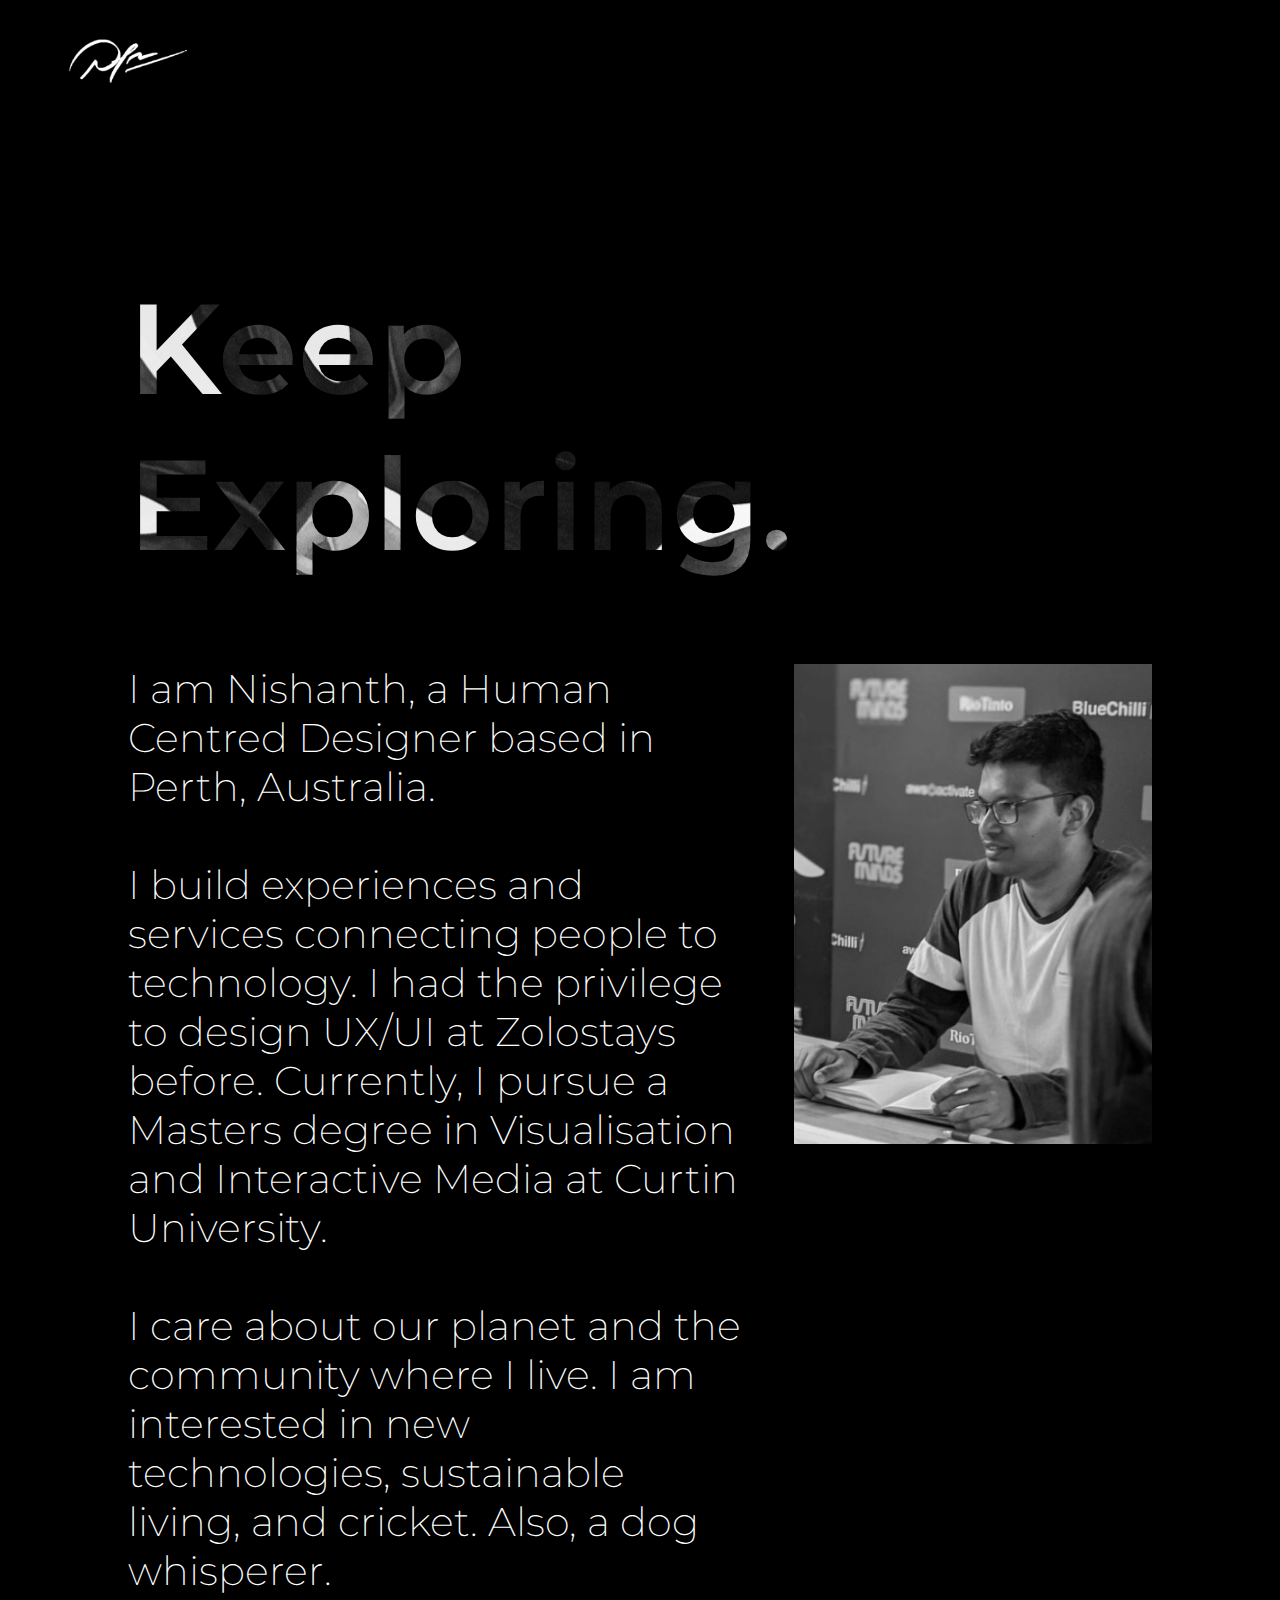
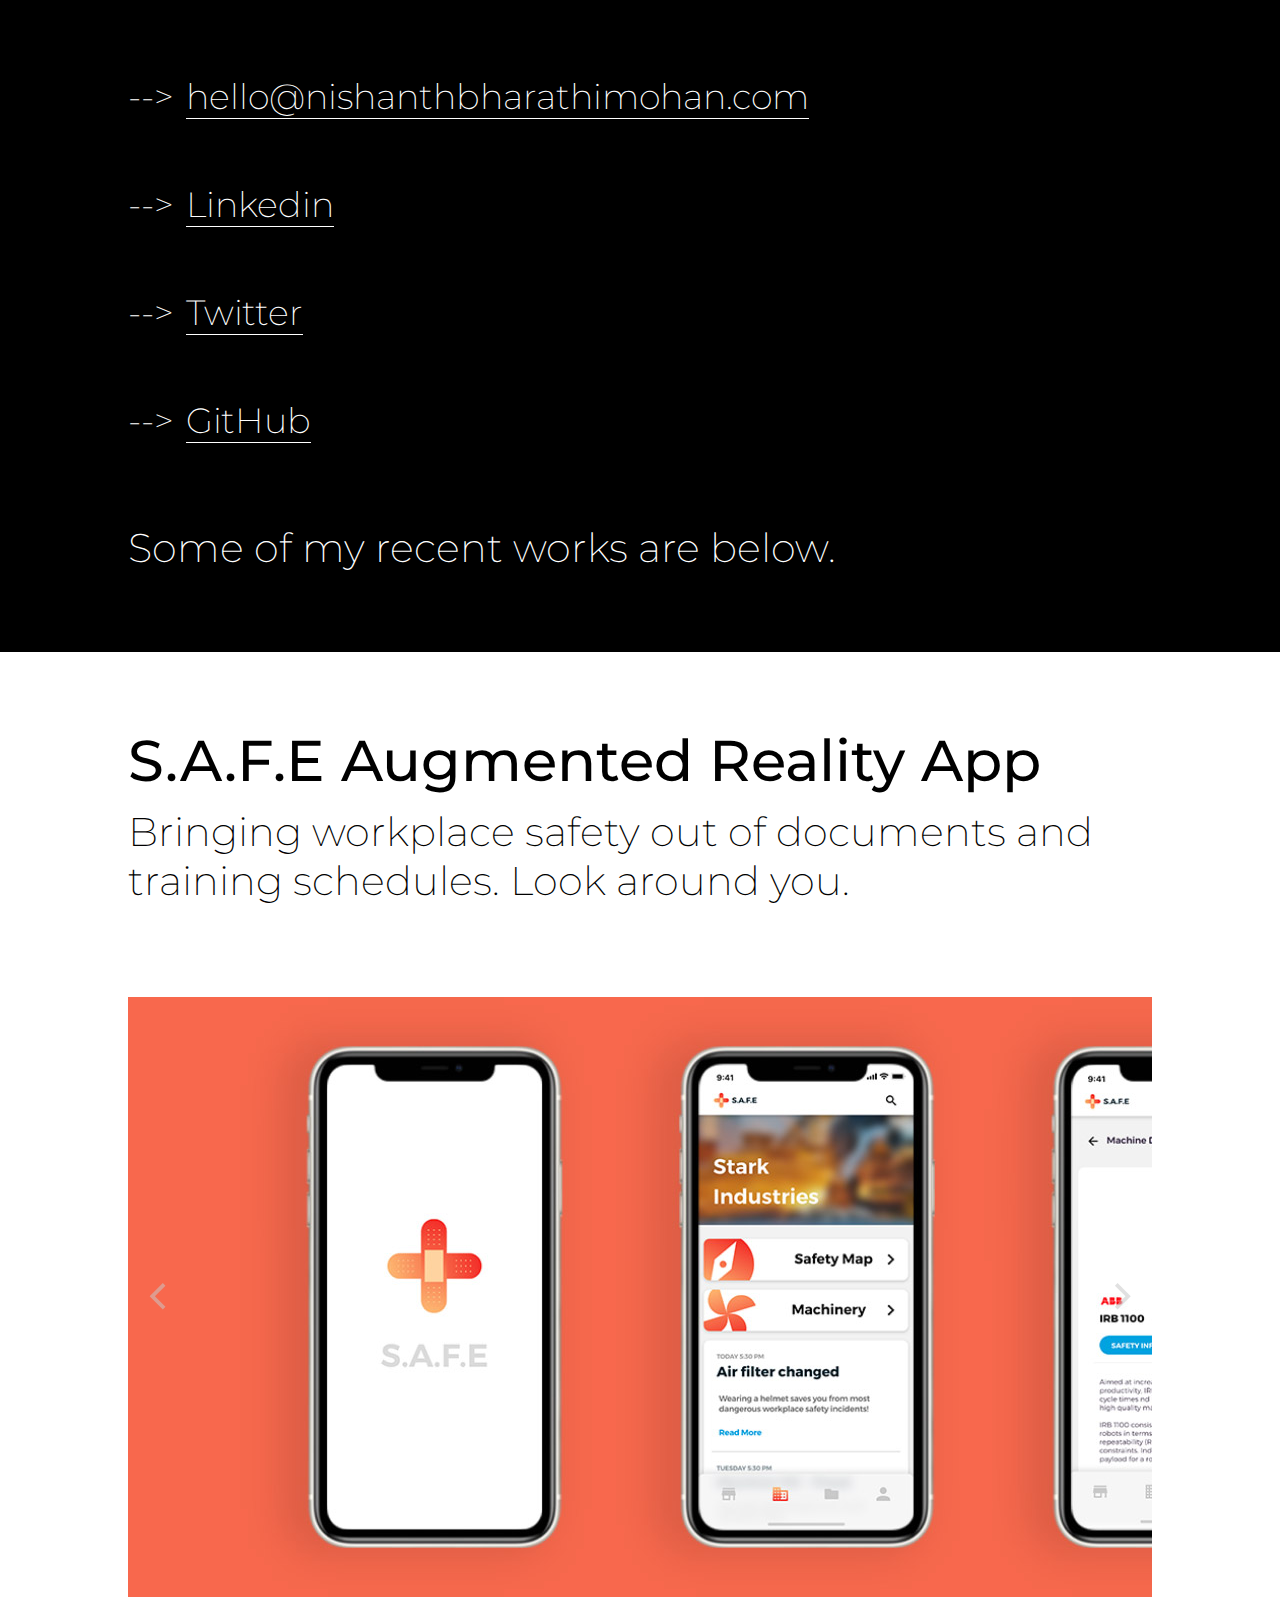
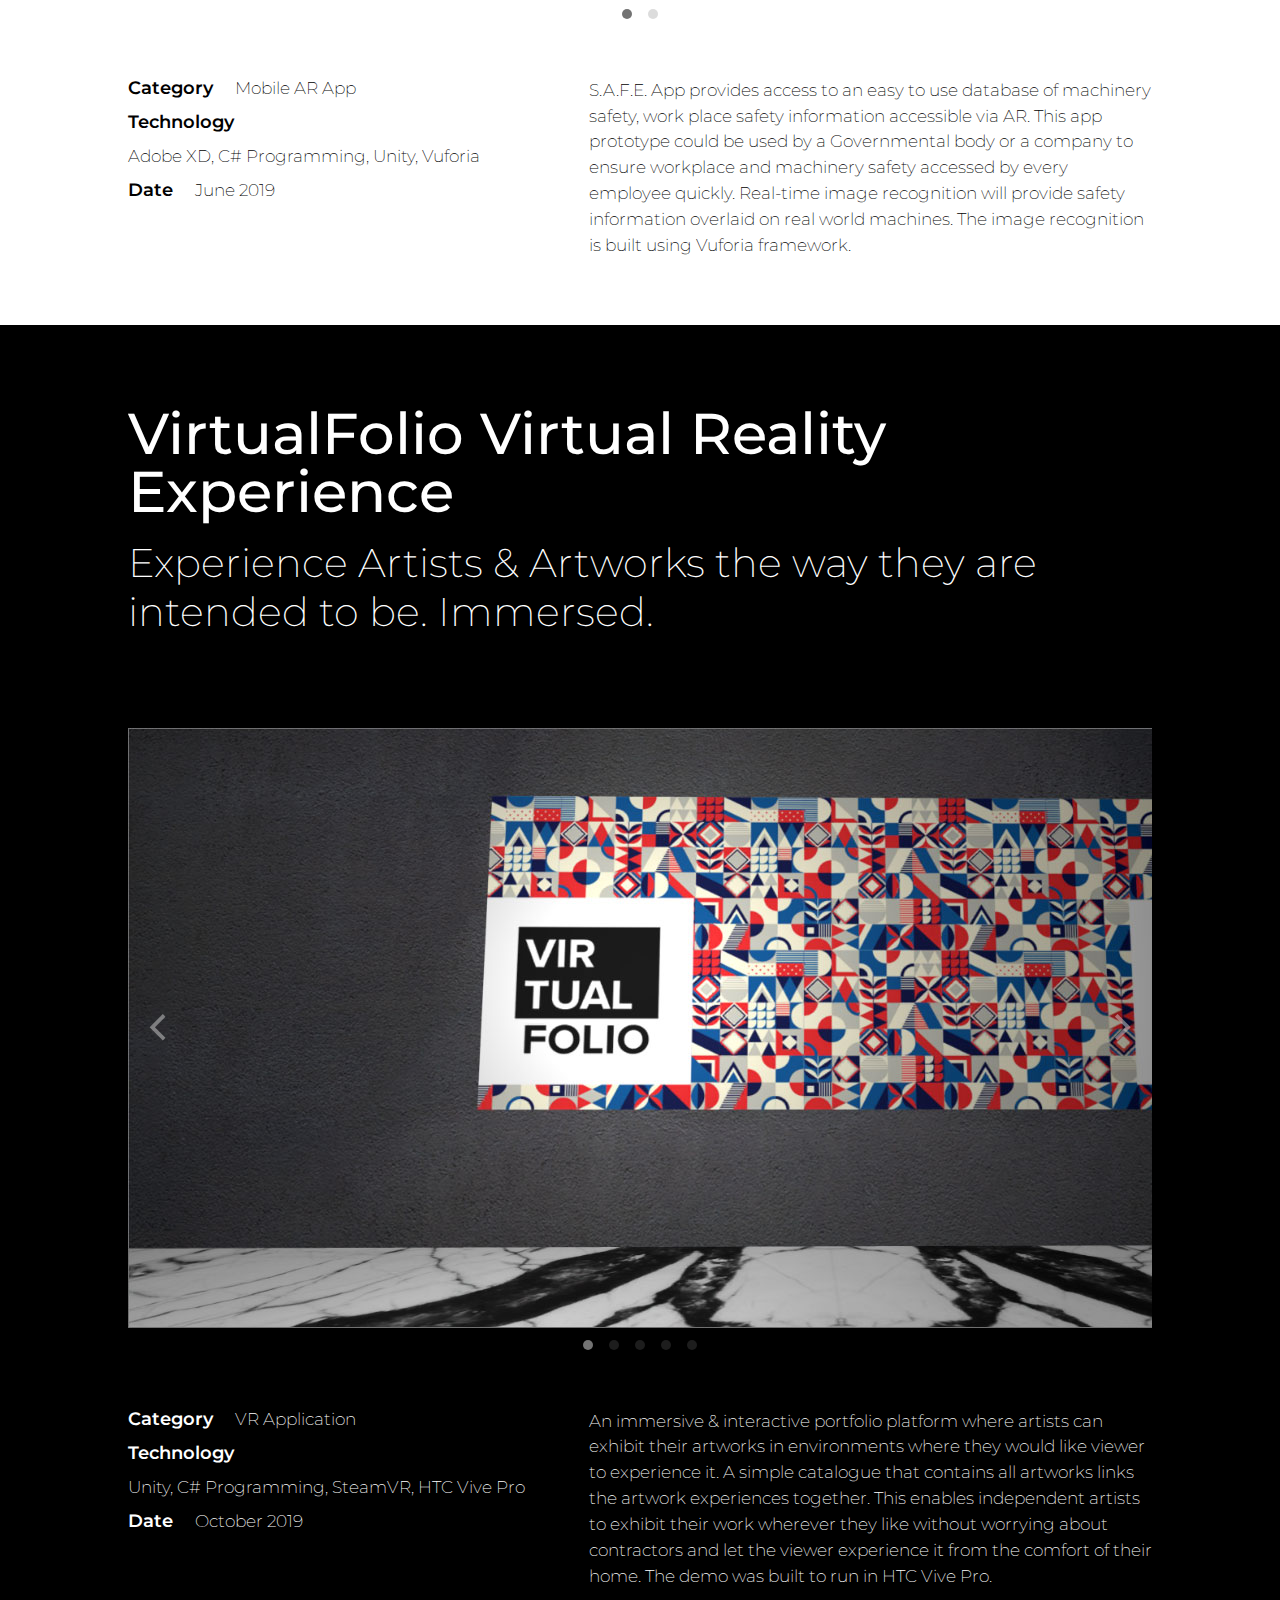
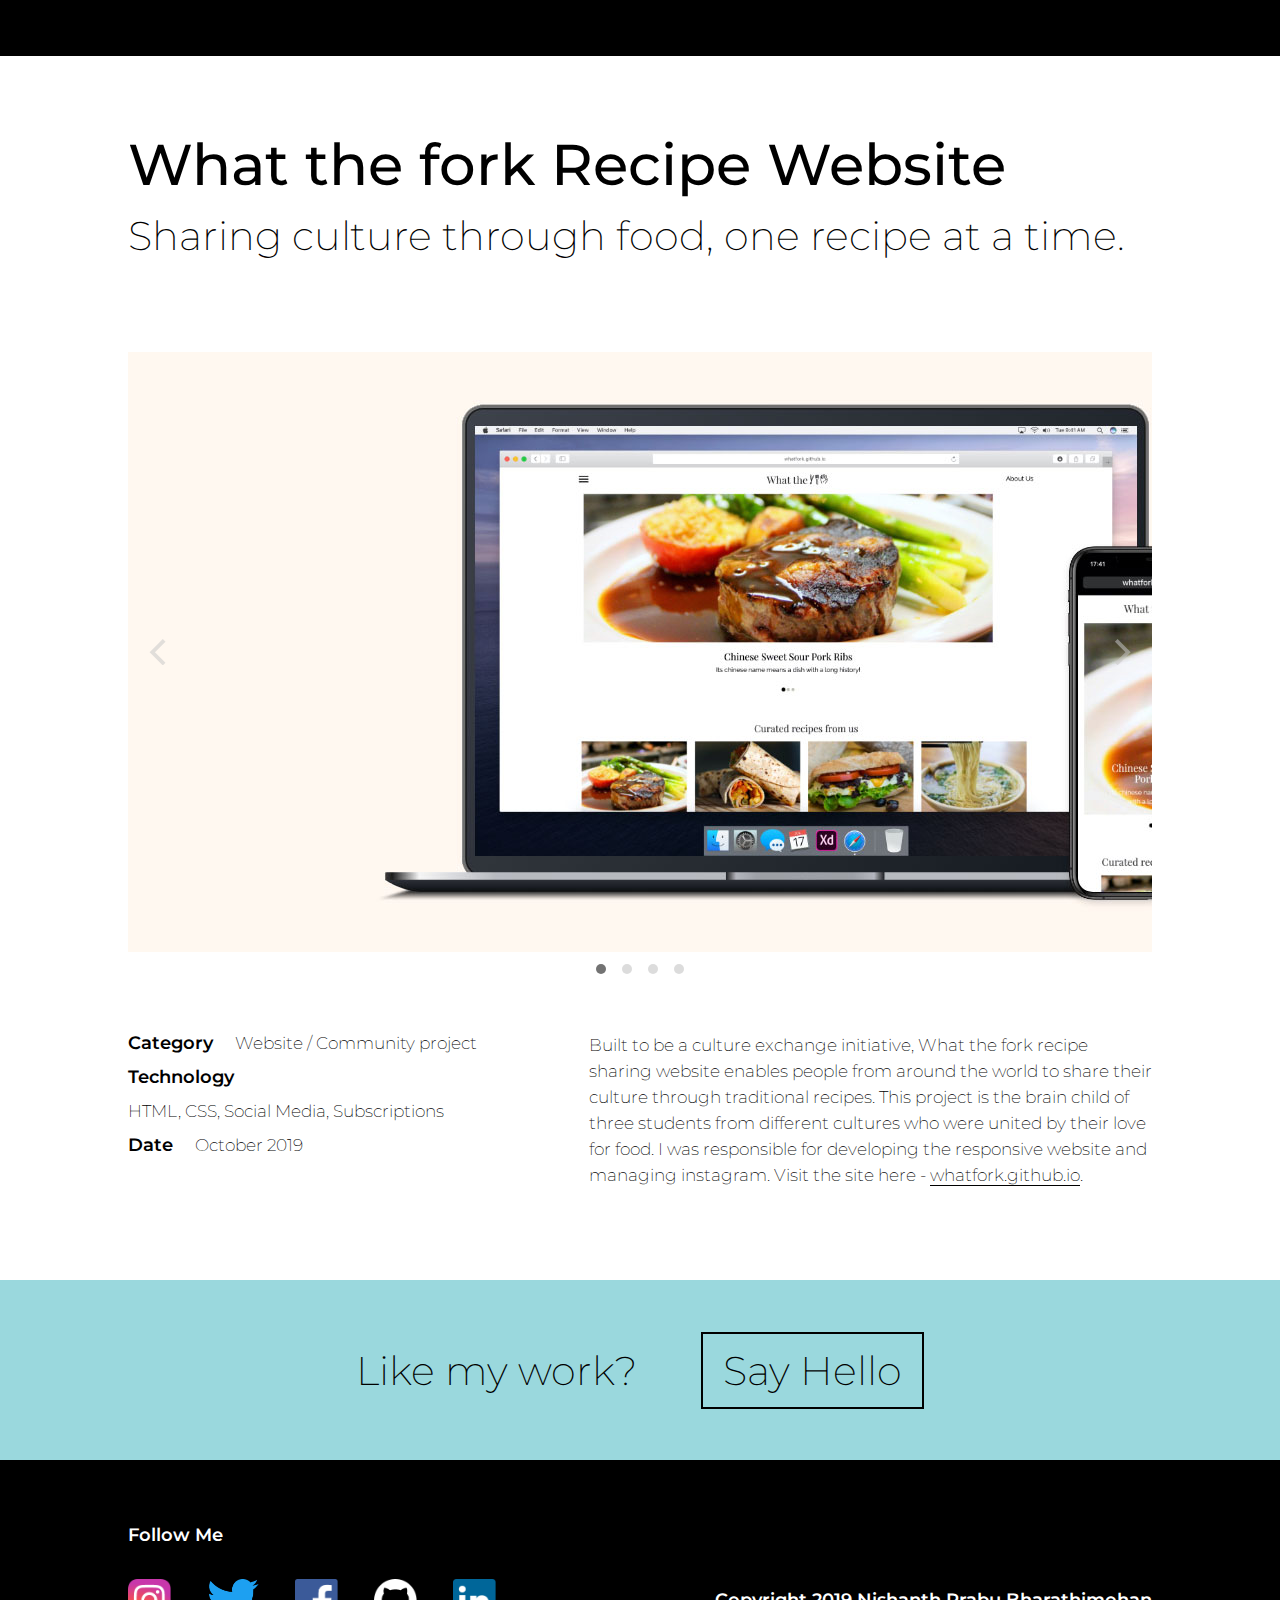
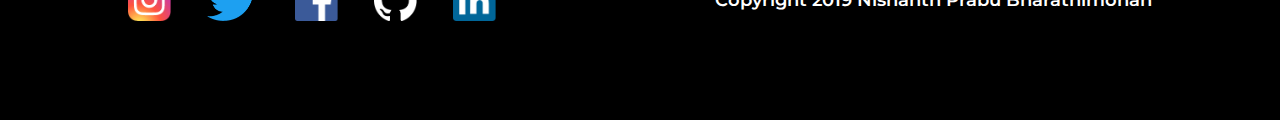
<file: index.html>
<!DOCTYPE html>
<html>

<!--********************************************************************
Personal site designed and developed by Nishanth Prabu Bharathimohan
_______________________________**********_______________________________
++++++++++++++++++++++++Hosted with ❤ on GitHub Pages+++++++++++++++++++
*********************************************************************-->


<head>
<title>Nishanth here! 🛸</title>
<meta name="viewport" content="width=device-width, initial-scale=1">
<link href="https://fonts.googleapis.com/css?family=Montserrat:200,300,500,600&display=swap" rel="stylesheet">
<link rel="stylesheet" href="style.css">

<!-- Link Flickity Files -->
<link rel="stylesheet" href="flickity/flickity.min.css" media="screen">
<script src="flickity/flickity.pkgd.min.js"></script>

<!-- Global site tag (gtag.js) - Google Analytics -->
<script async src="https://www.googletagmanager.com/gtag/js?id=UA-161807115-1"></script>
<script>
  window.dataLayer = window.dataLayer || [];
  function gtag(){dataLayer.push(arguments);}
  gtag('js', new Date());

  gtag('config', 'UA-161807115-1');
</script>
</head>

<body>
  <!-- Container for the whole page -->
  <div class="pageContainer">

  <!-- header -->
  <div class= "header">
    <a href="index.html"><img class="logo_desk" src="images/website_logo_desk.png" alt="Website Logo"></a>
    <!--<a href="about.html"><p class=pageNavigation> about </p></a>-->
  </div>

  <!--********************************************************************
  ______________________________Intro Section_____________________________
  *********************************************************************-->

  <div class="introSection">

    <!-- Landing text -->
    <div class= "landingImage">
      <h1 class="landingtext">Keep <br>Exploring.<h1>
      <!-- <img class="landing_desktop" src="images/landing_desk.png" alt="Keep Exploring" height="336px"> -->
    </div>

    <!-- Introduction -->
    <div class="introText">
      <h3 id="headTextWhite">I am Nishanth, a Human Centred Designer based in Perth, Australia. <br> <br> I build experiences and services connecting people to technology. I had the privilege to design UX/UI at Zolostays before. Currently, I pursue a Masters degree in Visualisation and Interactive Media at Curtin University. <br> <br> I care about our planet and the community where I live. I am interested in new technologies, sustainable living, and cricket. Also, a dog whisperer.</h3>
    </div>

    <!-- Profile Image -->
    <div class= "profileImage">
      <img class="profileImageDesk" src="images/profile_image_desk.jpg" alt="Nishanth's Picture">
    </div>

    <!-- Links -->
    <div class = "linksSection">

      <!-- Mail link -->
      <h4 class="marker" id="markerwhite">--></h4>
      <a href="mailto:hello@nishanthbharathimohan.com?subject=Hi%20Nishanth!" class="linkItem" id="emailLink"><h4 id="linkwhite">hello@nishanthbharathimohan.com</h4></a>
      <br>

      <!-- Linkedin link -->
      <h4 class="marker" id="markerwhite">--></h4>
      <a href="https://www.linkedin.com/in/nishanthprabu" target="_blank" class="linkItem" id="linkedinLink"><h4 id="linkwhite">Linkedin</h4></a>
      <br>

      <!-- Twitter link -->
      <h4 class="marker" id="markerwhite">--></h4>
      <a href="https://www.twitter.com/nishanth_prabu" target="_blank" class="linkItem" id="twitterLink"><h4 id="linkwhite">Twitter</h4></a>
      <br>

      <!-- GitHub link -->
      <h4 class="marker" id="markerwhite">--></h4>
      <a href="https://www.github.com/r2dme" target="_blank" class="linkItem" id="githubLink"><h4 id="linkwhite">GitHub</h4></a>
      <br>
    </div>

    <!-- Additional text -->
    <div class="additionalText">
      <h3 id="headTextWhite">Some of my recent works are below.</h3>
    </div>

  </div>

  <!--********************************************************************
  ______________________________Works Section_____________________________
  *********************************************************************-->

  <div class="worksSection">

  <!-- Work 1-->
  <div class="worklist" id="bgWhite">
    <div class="workContainer" id="safeApp">

      <!-- Heading -->
      <div class="headingText">
        <h2 id="titleTextBlack">S.A.F.E Augmented Reality App</h2>
          <h3 id="titleTextBlack">Bringing workplace safety out of documents and training schedules. Look around you.</h3>
        </div>

        <!-- Image Carousel -->
        <div class="imageCarousel">
          <div class="carousel" data-flickity='{ "wrapAround": true }'>
            <div class="carousel-cell"><img src="images/safeImages_1.jpg" alt="S.A.F.E Screens" /></div>
            <div class="carousel-cell"><div class='embed-container'><iframe src='https://www.youtube.com/embed/XgfR9IkiTBQ' frameborder='0' allowfullscreen></iframe></div></div>
          </div>
        </div>

        <!-- Details Text -->
        <div class="detailsText">
          <h5 id="detCatBlack">Category</h5>
          <p id="detCatBlack">Mobile AR App</p>
          <br>
          <h5 id="detCatBlack">Technology</h5>
          <p id="detCatBlack">Adobe XD, C# Programming, Unity, Vuforia</p>
          <br>
          <h5 id="detCatBlack">Date</h5>
          <p id="detCatBlack">June 2019</p>
        </div>

        <!-- Description Text -->
        <div class="descText">
          <p id="descBlack">S.A.F.E. App provides access to an easy to use database of machinery safety, work place safety information accessible via AR. This app prototype could be used by a Governmental body or a company to ensure workplace and machinery safety accessed by every employee quickly. Real-time image recognition will provide safety information overlaid on real world machines. The image recognition is built using Vuforia framework.</p>
        </div>

      </div>
    </div>

    <!-- Work 2-->
    <div class="worklist" id="bgBlack">
      <div class="workContainer" id="vrFolio">

        <!-- Heading -->
        <div class="headingText">
          <h2 id="titleTextWhite">VirtualFolio Virtual Reality Experience </h2>
            <h3 id="titleTextWhite">Experience Artists & Artworks the way they are intended to be. Immersed.</h3>
          </div>

          <!-- Image Carousel -->
          <div class="imageCarousel">
            <div class="carousel" data-flickity='{ "wrapAround": true }'>
              <div class="carousel-cell"><img src="images/vrfoli_Images_1.jpg" alt="VR Folio Screens" /></div>
              <div class="carousel-cell"><img src="images/vrfoli_Images_2.jpg" alt="VR Folio Screens" /></div>
              <div class="carousel-cell"><img src="images/vrfoli_Images_3.jpg" alt="VR Folio Screens" /></div>
              <div class="carousel-cell"><img src="images/vrfoli_Images_4.jpg" alt="VR Folio Screens" /></div>
              <div class="carousel-cell"><img src="images/vrfoli_Images_5.jpg" alt="VR Folio Screens" /></div>
            </div>
          </div>

          <!-- Details Text -->
          <div class="detailsText">
            <h5 id="detCatWhite">Category</h5>
            <p id="detCatWhite">VR Application</p>
            <br>
            <h5 id="detCatWhite">Technology</h5>
            <p id="detCatWhite">Unity, C# Programming, SteamVR, HTC Vive Pro</p>
            <br>
            <h5 id="detCatWhite">Date</h5>
            <p id="detCatWhite">October 2019</p>
          </div>

          <!-- Description Text -->
          <div class="descText">
            <p id="descWhite">An immersive & interactive portfolio platform where artists can exhibit their artworks in environments where they would like viewer to experience it. A simple catalogue that contains all artworks links the artwork experiences together. This enables independent artists to exhibit their work wherever they like without worrying about contractors and let the viewer experience it from the comfort of their home. The demo was built to run in HTC Vive Pro.</p>
          </div>

        </div>
      </div>

      <!-- Work 3-->
        <div class="worklist" id="bgWhite">
          <div class="workContainer" id="whatFork">

            <!-- Heading -->
            <div class="headingText">
              <h2 id="titleTextBlack">What the fork Recipe Website</h2>
                <h3 id="titleTextBlack">Sharing culture through food, one recipe at a time.</h3>
              </div>

              <!-- Image Carousel -->
              <div class="imageCarousel">
                <div class="carousel" data-flickity='{ "wrapAround": true }'>
                  <div class="carousel-cell"><img src="images/whatfork_img_1.jpg" alt="What the fork Screens" /></div>
                  <div class="carousel-cell"><img src="images/whatfork_img_2.jpg" alt="What the fork Screens" /></div>
                  <div class="carousel-cell"><img src="images/whatfork_img_3.jpg" alt="What the fork Screens" /></div>
                  <div class="carousel-cell"><img src="images/whatfork_img_4.jpg" alt="What the fork Screens" /></div>
                </div>
              </div>

              <!-- Details Text -->
              <div class="detailsText">
                <h5 id="detCatBlack">Category</h5>
                <p id="detCatBlack">Website / Community project</p>
                <br>
                <h5 id="detCatBlack">Technology</h5>
                <p id="detCatBlack">HTML, CSS, Social Media, Subscriptions</p>
                <br>
                <h5 id="detCatBlack">Date</h5>
                <p id="detCatBlack">October 2019</p>
              </div>

              <!-- Description Text -->
              <div class="descText">
                <p id="descBlack">Built to be a culture exchange initiative, What the fork recipe sharing website enables people from around the world to share their culture through traditional recipes. This project is the brain child of three students from different cultures who were united by their love for food. I was responsible for developing the responsive website and managing instagram. Visit the site here - <a href="https://whatfork.github.io" target="_blank" class="inlineLink" id="whatforkLink">whatfork.github.io</a>.</p>
              </div>

            </div>
          </div>

  </div>

  <!--********************************************************************
  _____________________________Contact Section____________________________
  *********************************************************************-->
  <div class="contactSection">
    <h3 id="contactText">Like my work?</h3>
    <a href="mailto:hello@nishanthbharathimohan.com?subject=Hi%20Nishanth!" class="emailLink"><h3 id="contactButton">Say Hello</h3></a>
  </div>
  <!--********************************************************************
  _________________________________Footer_________________________________
  *********************************************************************-->
  <div class="footer">
    <h5 id="footTextWhite">Follow Me</h5>
    <br>
    <!-- Social Links -->
    <a href="https://www.instagram.com/r2dme/" target="_blank" class="githubLink"><img src="images/img_insta@2x.png" alt="Instagram" id="socialImage" /></a>
    <a href="https://www.twitter.com/nishanth_prabu" target="_blank" class="githubLink"><img src="images/img_twitter@2x.png" alt="Twitter" id="socialImage" /></a>
    <a href="https://www.facebook.com/r2dme/" target="_blank" class="githubLink"><img src="images/img_facebook@2x.png" alt="Facebook" id="socialImage" /></a>
    <a href="https://www.github.com/r2dme" target="_blank" class="githubLink"><img src="images/img_github@2x.png" alt="GitHub" id="socialImage" /></a>
    <a href="https://www.linkedin.com/in/nishanthprabu" target="_blank" class="githubLink"><img src="images/img_linkedin@2x.png" alt="Linkedin" id="socialImage" /></a>

    <!-- Copyright text -->
    <h5 id="copyrightsText">Copyright 2019 Nishanth Prabu Bharathimohan</>
  </div>

</div>

</body>

</html>
</file>
<file: style.css>
body{
  margin: 0px;
}

a{
  text-decoration: none;
}

/**************************
+++++++++++Fonts+++++++++++
**************************/

h1{
  font-size: 8em;
  font-family: Montserrat,sans-serif;
  font-weight: 600;
  margin: auto;
}

h2{
  font-size: 3.6em;
  font-family: Montserrat,sans-serif;
  font-weight: 500;
  margin: auto;
  line-height: 1;
}

h3{
  font-size: 2.5em;
  font-family: Montserrat,sans-serif;
  font-weight: 200;
  margin: auto;
}

h4{
  font-size: 2.2em;
  font-family: Montserrat,sans-serif;
  font-weight: 200;
  margin: auto;
}

h5{
  font-size: 1.1em;
  font-family: Montserrat,sans-serif;
  font-weight: 600;
  margin: auto;
}

p{
  font-size: 1.08em;
  font-family: Montserrat,sans-serif;
  font-weight: 200;
  margin: auto;
}

/**************************
+++++++Main Divisions++++++
**************************/
.pageContainer{

}

.header{
  width: 100%;
  padding-left: 5%;
  padding-right: 5%;
  background-color: black;
}

.introSection{
  background-color: black;
  border: none;
  width: 100%;
  float: left;
  padding-left: 10%;
  padding-right: 10%;
  display: block;
}

.worksSection{
  width: 100%;
  float: left;
  display: block;
}

.contactSection{
  background-color: #9AD8DD;
  width: 100%;
  float: left;
  padding: 4% 10% 4% 10%;
  display: block;
  text-align: center;
}

.footer{
  background-color: black;
  width: 100%;
  float:left;
  padding: 5% 10% 7.4% 10%;
  display: block;
}

/**************************
+++++++Sub Divisions+++++++
**************************/

.logo_desk{
  width: 8em;
  padding: 2em 0 2em 0;
}

.landingtext{
  color: white;
  -webkit-background-clip: text;
  -webkit-text-fill-color: transparent;
  background-attachment: fixed;
}

/* background image for clipped text */
.pageContainer:nth-child(1) h1{
  background-image:url(images/landing_text_bg.jpg);
}


.landingImage{
  width: 100%;
  padding-top: 14%;
  padding-bottom: 8%;
}

/* .landing_desktop{
  max-height: 33vh;
}
*/

.introText{
  max-width: 60%;
  display: inline-block;
}

.profileImage{
  display: inline-block;
  float: right;
}

.profileImageDesk{
  height: 30em;
}

.linksSection{
  margin-top: 3em;
  margin-bottom: 3em;
}

.marker{
  display: inline-block;
}

.linkItem{
  display: inline-block;
  border-bottom: 0.1em solid #FFF;
  -webkit-transition: all 200ms ease;
  transition: all 200ms ease;
  margin: 2em 0.5em 2em 0.5em;
}

.linkItem:hover{
  border-bottom-color: transparent;
}

.additionalText{
  margin-bottom: 5em;
}

.worklist{
  padding-bottom: 7em;
}

.workContainer{
  padding-left: 10%;
  padding-right: 10%;
}

.headingText{
  margin: 0 0 5em 0;
  padding-top: 5em;
}

.imageCarousel{
  margin: 0 0 5em 0;
}

/* below idea sourced from the internet */
.embed-container {
  position: relative;
  padding-bottom: 56.25%;
  height: 0;
  overflow: hidden;
  max-width: 100%;
}
.embed-container iframe, .embed-container object, .embed-container embed {
  position: absolute;
  top: 0;
  left: 0;
  width: 100%;
  height: 600px;
}

.detailsText{
  display: inline-block;
  max-width: 45%;
}

.descText{
  max-width: 55%;
  display: inline-block;
  float: right;
  line-height: 1.5;
}

/**************************
++++++++++++IDs++++++++++++
**************************/

#headTextWhite{
  color: white;
}

#markerwhite{
  color: white;
}

#linkwhite{
  color: white;
}

#detCatBlack{
  display: inline-block;
  margin: 0 1em 0.75em 0;
}

#bgBlack{
  background-color: black;
}

#titleTextBlack{
  color: black;
  padding-bottom: 0.3em;
}

#titleTextWhite{
  color: white;
  padding-bottom: 0.3em;
}

#youtubeFrame{
  position: relative;
  display: block;
}

#detCatWhite{
  color: white;
  display: inline-block;
  margin: 0 1em 0.75em 0;
}

#descWhite{
  color: white;
}

#whatforkLink{
  color: black;
  color: black;
  border-bottom: 1px solid #000;
}

#contactText{
  display: inline-block;
  padding-right: 1.5em;
}

#contactButton{
  display: inline-block;
  color: black;
  border: 2px solid #000;
  padding: 0.3em 0.5em 0.3em 0.5em;
  -webkit-transition: all 200ms ease;
  transition: all 200ms ease;
}

#contactButton:hover{
  color: white;
  background-color: black;
}

#footTextWhite{
  color: white;
}

#socialImage{
  margin-top: 1em;
  max-height: 4.7vh;
  margin-right: 2em;
}

/*
#socialImage:hover{
  max-height: 5.2vh;
  -webkit-transition: all 200ms ease;
  transition: all 200ms ease;
}
*/

#copyrightsText{
  color: white;
  padding-top: 1.5em;
  float: right;
}

/* img {
  display: block;
  margin-left: auto;
  margin-right: auto;
  width: auto;
} */
</file>
